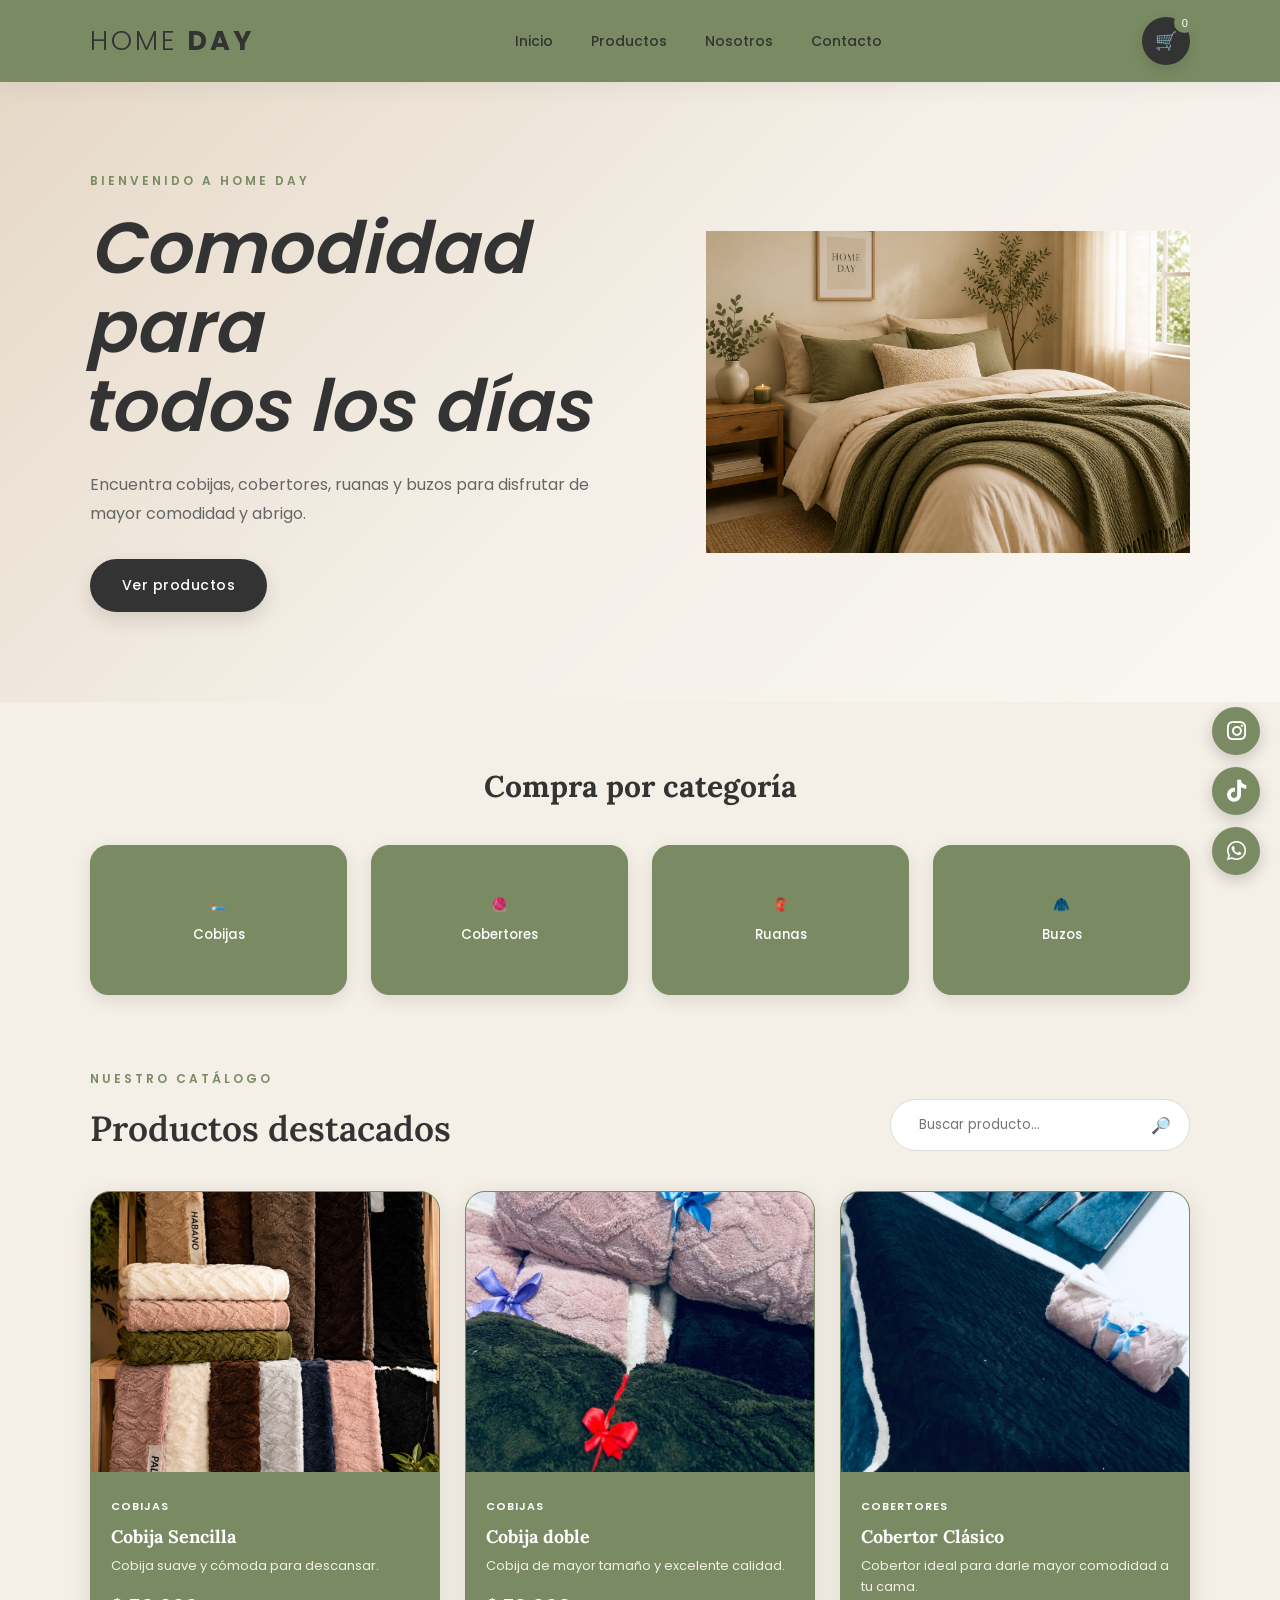
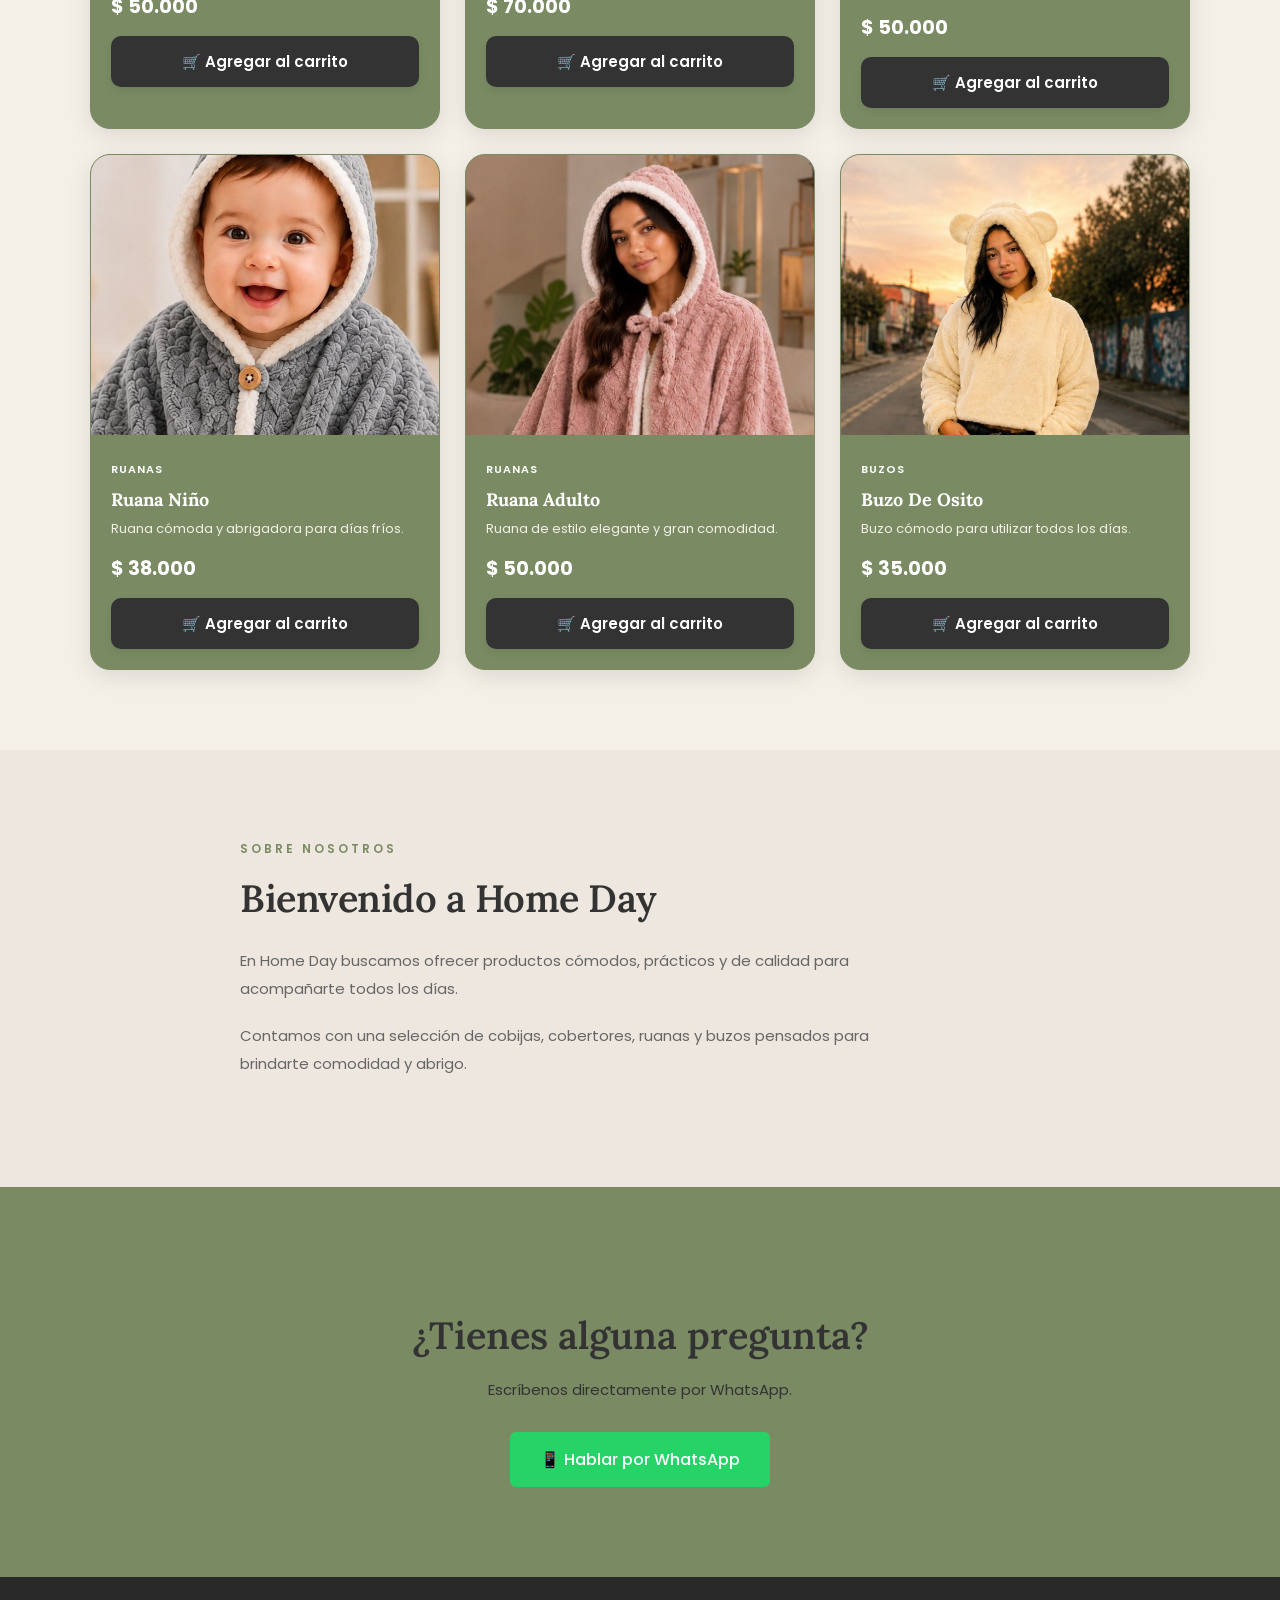
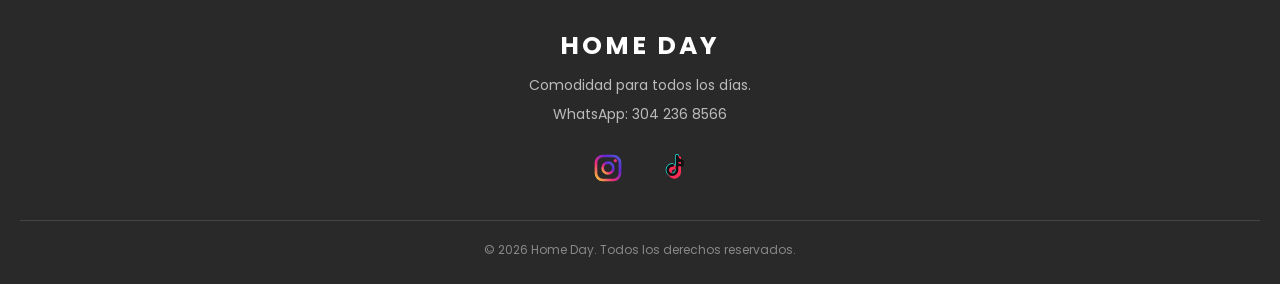
<file: index.html>
<!DOCTYPE html>
<html lang="es">
<head>
    <meta charset="UTF-8">
    <meta name="viewport" content="width=device-width, initial-scale=1.0">

    <title>Home Day | Tienda Online</title>

    <link rel="stylesheet" href="estilos.css">
    <link rel="stylesheet" href="https://cdnjs.cloudflare.com/ajax/libs/font-awesome/6.5.2/css/all.min.css">

    <link rel="preconnect" href="https://fonts.googleapis.com">
    <link rel="preconnect" href="https://fonts.gstatic.com" crossorigin>
    <link href="https://fonts.googleapis.com/css2?family=Poppins:wght@300;400;500;600;700&display=swap" rel="stylesheet">
</head>

<body>

    <!-- =========================
         ENCABEZADO
    ========================== -->

    <header class="header">

        <div class="logo">
            <span>HOME</span> DAY
        </div>

        <nav class="menu">
            <a href="#inicio">Inicio</a>
            <a href="#productos">Productos</a>
            <a href="#nosotros">Nosotros</a>
            <a href="#contacto">Contacto</a>
        </nav>

        <button class="boton-carrito" onclick="abrirCarrito()">
            🛒
            <span id="contador-carrito">0</span>
        </button>

    </header>


    <!-- =========================
         INICIO
    ========================== -->

<section id="inicio" class="hero">

    <div class="hero-contenido">

        <p class="pequeno-titulo">
            BIENVENIDO A HOME DAY
        </p>

        <h1>
            Comodidad para<br>
            todos los días
        </h1>

        <p>
            Encuentra cobijas, cobertores, ruanas y buzos
            para disfrutar de mayor comodidad y abrigo.
        </p>

        <a href="#productos" class="boton-principal">
            Ver productos
        </a>

    </div>

    <div class="hero-imagen">
        <img src="cama.png">
    </div>

</section>


    <!-- =========================
         CATEGORÍAS
    ========================== -->

    <section class="categorias">

        <h2>Compra por categoría</h2>

        <div class="categorias-contenedor">

            <button onclick="filtrarCategoria('Cobijas')">
                🛏️
                <span>Cobijas</span>
            </button>

            <button onclick="filtrarCategoria('Cobertores')">
                🧶
                <span>Cobertores</span>
            </button>

            <button onclick="filtrarCategoria('Ruanas')">
                🧣
                <span>Ruanas</span>
            </button>

            <button onclick="filtrarCategoria('Buzos')">
                🧥
                <span>Buzos</span>
            </button>

        </div>

    </section>


    <!-- =========================
         PRODUCTOS
    ========================== -->

    <section id="productos" class="productos">

        <div class="titulo-productos">

            <div>
                <p class="pequeno-titulo">
                    NUESTRO CATÁLOGO
                </p>

                <h2>
                    Productos destacados
                </h2>
            </div>

            <!-- BUSCADOR -->

            <div class="buscador">

                <input
                    type="text"
                    id="buscador"
                    placeholder="Buscar producto..."
                    onkeyup="buscarProducto()"
                >

                🔎

            </div>

        </div>


        <!-- Aquí aparecerán los productos -->

        <div id="lista-productos" class="lista-productos"></div>

    </section>


    <!-- =========================
         NOSOTROS
    ========================== -->

    <section id="nosotros" class="nosotros">

        <div class="nosotros-contenido">

            <p class="pequeno-titulo">
                SOBRE NOSOTROS
            </p>

            <h2>
                Bienvenido a Home Day
            </h2>

            <p>
                En Home Day buscamos ofrecer productos cómodos,
                prácticos y de calidad para acompañarte todos los días.
            </p>

            <p>
                Contamos con una selección de cobijas, cobertores,
                ruanas y buzos pensados para brindarte comodidad
                y abrigo.
            </p>

        </div>

    </section>


    <!-- =========================
         CONTACTO
    ========================== -->

    <section id="contacto" class="contacto">

        <p class="pequeno-titulo">
            CONTÁCTANOS
        </p>

        <h2>
            ¿Tienes alguna pregunta?
        </h2>

        <p>
            Escríbenos directamente por WhatsApp.
        </p>

        <a
            href="https://wa.me/573042368566"
            target="_blank"
            class="boton-whatsapp"
        >
            📱 Hablar por WhatsApp
        </a>

    </section>


    <!-- =========================
         CARRITO
    ========================== -->

    <div id="fondo-carrito" class="fondo-carrito">

        <div class="carrito">

            <div class="carrito-header">

                <h2>
                    🛒 Mi carrito
                </h2>

                <button onclick="cerrarCarrito()">
                    ✕
                </button>

            </div>


            <div id="productos-carrito" class="productos-carrito">

                <p class="carrito-vacio">
                    Tu carrito está vacío.
                </p>

            </div>


            <div class="carrito-total">

                <span>
                    Total:
                </span>

                <strong id="total-carrito">
                    $0
                </strong>

            </div>


            <!-- DATOS DEL CLIENTE -->

            <div class="datos-cliente">

                <h3>
                    Datos para el pedido
                </h3>

                <input
                    type="text"
                    id="nombre-cliente"
                    placeholder="Nombre completo"
                >

                <input
                    type="text"
                    id="direccion-cliente"
                    placeholder="Dirección de entrega"
                >

                <input
                    type="text"
                    id="ciudad-cliente"
                    placeholder="Ciudad"
                >

            </div>


            <!-- BOTÓN WHATSAPP -->

           <button
    type="button"
    class="boton-pedido"
    onclick="enviarPedidoWhatsApp()"
>
                📲 Realizar pedido por WhatsApp
            </button>

        </div>

    </div>


<!-- =========================
     PIE DE PÁGINA
========================= -->

<footer>

    <div class="footer-logo">
        HOME DAY
    </div>

    <p>
        Comodidad para todos los días.
    </p>

    <p>
        WhatsApp: 304 236 8566
    </p>

    <!-- REDES SOCIALES -->

    <div class="redes-sociales">

        <!-- INSTAGRAM -->

        <a
            href="https://www.instagram.com/home_day17"
            target="_blank"
            rel="noopener noreferrer"
            aria-label="Instagram"
            title="Síguenos en Instagram"
        >

            <svg viewBox="0 0 24 24" aria-hidden="true">

                <defs>
                    <linearGradient
                        id="instagram-gradient"
                        x1="0"
                        y1="1"
                        x2="1"
                        y2="0"
                    >
                        <stop offset="0%" stop-color="#f9ce34"/>
                        <stop offset="35%" stop-color="#ee2a7b"/>
                        <stop offset="70%" stop-color="#6228d7"/>
                        <stop offset="100%" stop-color="#4f5bd5"/>
                    </linearGradient>
                </defs>

                <rect
                    x="3"
                    y="3"
                    width="18"
                    height="18"
                    rx="5"
                    ry="5"
                    fill="none"
                    stroke="url(#instagram-gradient)"
                    stroke-width="2"
                />

                <circle
                    cx="12"
                    cy="12"
                    r="4"
                    fill="none"
                    stroke="url(#instagram-gradient)"
                    stroke-width="2"
                />

                <circle
                    cx="17.5"
                    cy="6.5"
                    r="1.2"
                    fill="#ee2a7b"
                />

            </svg>

        </a>


        <!-- TIKTOK -->

        <a
            href="https://www.tiktok.com/@home.day17"
            target="_blank"
            rel="noopener noreferrer"
            aria-label="TikTok"
            title="Síguenos en TikTok"
        >

            <svg viewBox="0 0 24 24" aria-hidden="true">

                <!-- Sombra turquesa -->

                <path
                    d="M15 3v10.5a3.5 3.5 0 1 1-3-3.46"
                    fill="none"
                    stroke="#25F4EE"
                    stroke-width="3"
                    stroke-linecap="round"
                    stroke-linejoin="round"
                />

                <!-- Sombra rosa -->

                <path
                    d="M16.5 4.5v10.5a3.5 3.5 0 1 1-3-3.46"
                    fill="none"
                    stroke="#FE2C55"
                    stroke-width="3"
                    stroke-linecap="round"
                    stroke-linejoin="round"
                />

                <!-- Símbolo principal -->

                <path
                    d="M15 3v10.5a3.5 3.5 0 1 1-3-3.46M15 3c.3 2.2 1.6 3.6 4 3.8v3.1c-1.5.1-2.8-.3-4-1"
                    fill="none"
                    stroke="#111111"
                    stroke-width="2"
                    stroke-linecap="round"
                    stroke-linejoin="round"
                />

            </svg>

        </a>

    </div>


    <div class="copyright">
        © 2026 Home Day. Todos los derechos reservados.
    </div>

</footer>


    <!-- JAVASCRIPT -->

    <script src="script.js"></script>

<!-- BOTÓN FLOTANTE DE REDES SOCIALES -->
<div class="redes-flotantes">
  <a href="#" class="red-social instagram" aria-label="Instagram">
    <i class="fa-brands fa-instagram"></i>
  </a>

  <a href="#" class="red-social tiktok" aria-label="TikTok">
    <i class="fa-brands fa-tiktok"></i>
  </a>

  <a href="#" class="red-social whatsapp" aria-label="WhatsApp">
    <i class="fa-brands fa-whatsapp"></i>
  </a>
</div>
</file>
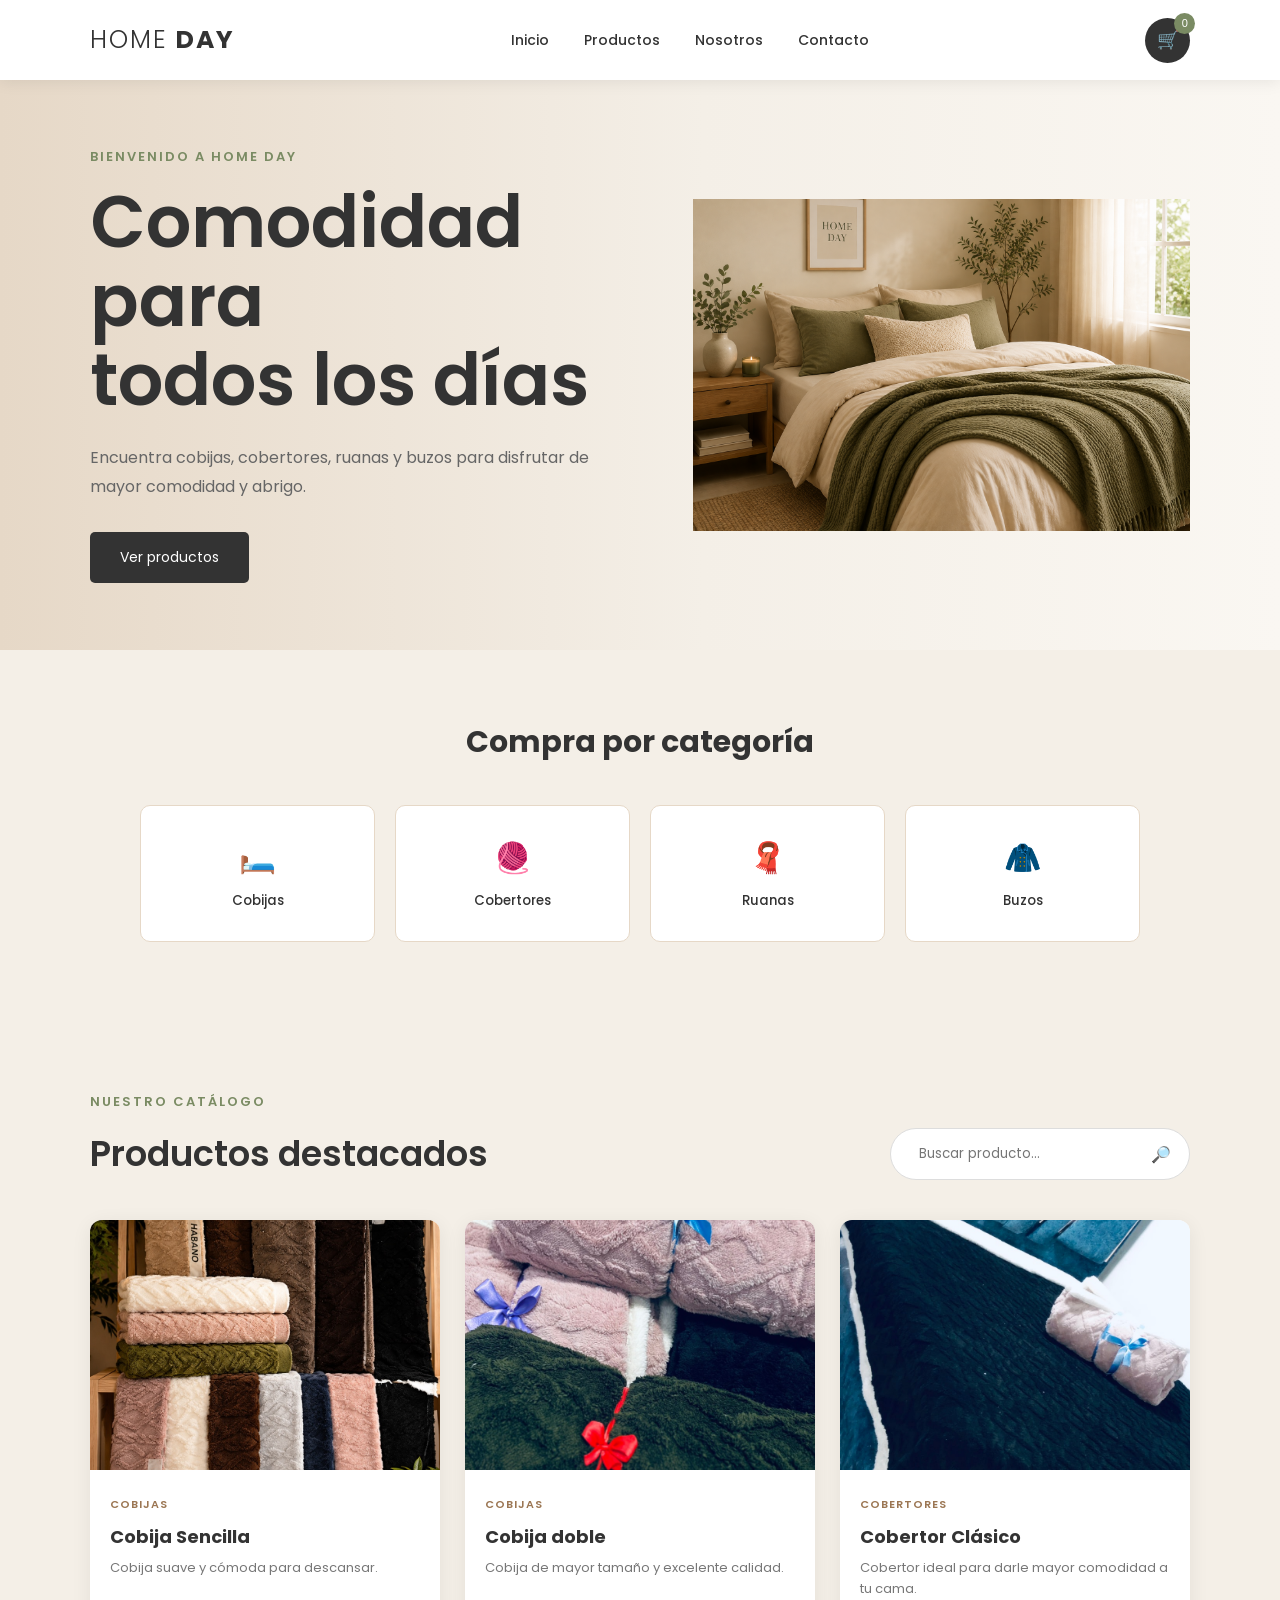
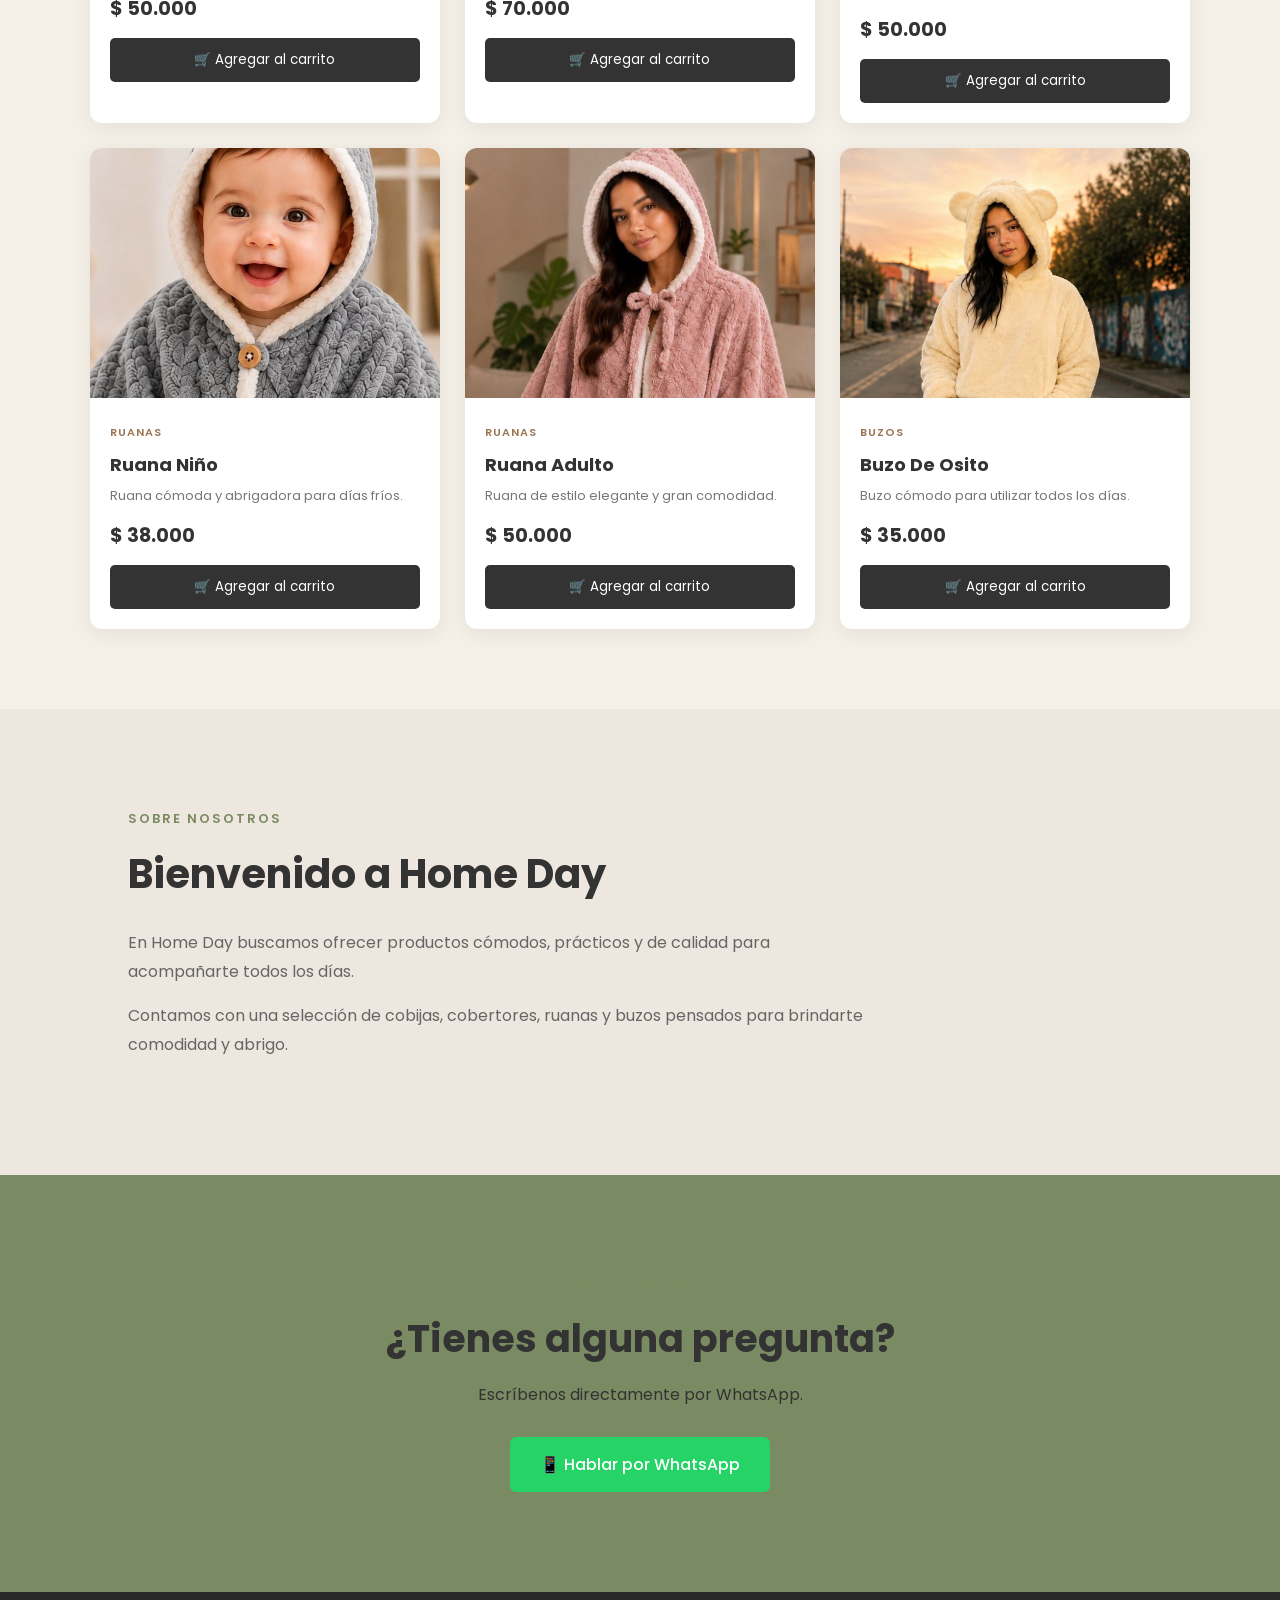
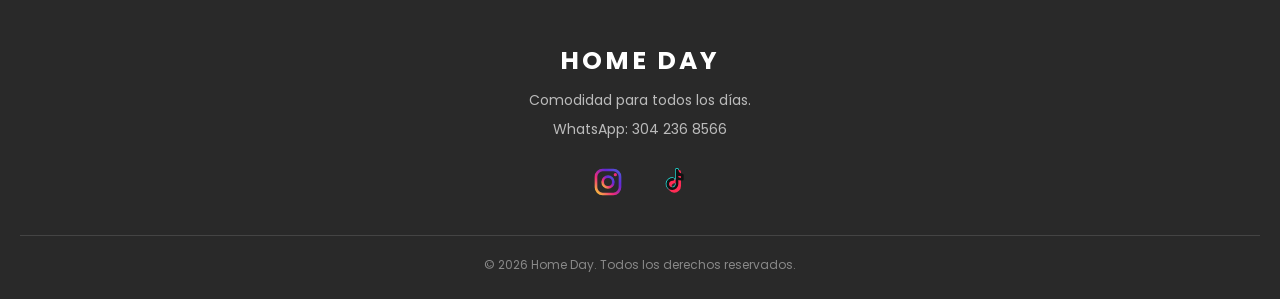
<file: html/HomeDay/index.html>
<!DOCTYPE html>
<html lang="es">
<head>
    <meta charset="UTF-8">
    <meta name="viewport" content="width=device-width, initial-scale=1.0">

    <title>Home Day | Tienda Online</title>

    <link rel="stylesheet" href="estilos.css">

    <link rel="preconnect" href="https://fonts.googleapis.com">
    <link rel="preconnect" href="https://fonts.gstatic.com" crossorigin>
    <link href="https://fonts.googleapis.com/css2?family=Poppins:wght@300;400;500;600;700&display=swap" rel="stylesheet">
</head>

<body>

    <!-- =========================
         ENCABEZADO
    ========================== -->

    <header class="header">

        <div class="logo">
            <span>HOME</span> DAY
        </div>

        <nav class="menu">
            <a href="#inicio">Inicio</a>
            <a href="#productos">Productos</a>
            <a href="#nosotros">Nosotros</a>
            <a href="#contacto">Contacto</a>
        </nav>

        <button class="boton-carrito" onclick="abrirCarrito()">
            🛒
            <span id="contador-carrito">0</span>
        </button>

    </header>


    <!-- =========================
         INICIO
    ========================== -->

<section id="inicio" class="hero">

    <div class="hero-contenido">

        <p class="pequeno-titulo">
            BIENVENIDO A HOME DAY
        </p>

        <h1>
            Comodidad para<br>
            todos los días
        </h1>

        <p>
            Encuentra cobijas, cobertores, ruanas y buzos
            para disfrutar de mayor comodidad y abrigo.
        </p>

        <a href="#productos" class="boton-principal">
            Ver productos
        </a>

    </div>

    <div class="hero-imagen">
        <img src="./imagenes/cama.png" alt="Cama acogedora Home Day">
    </div>

</section>


    <!-- =========================
         CATEGORÍAS
    ========================== -->

    <section class="categorias">

        <h2>Compra por categoría</h2>

        <div class="categorias-contenedor">

            <button onclick="filtrarCategoria('Cobijas')">
                🛏️
                <span>Cobijas</span>
            </button>

            <button onclick="filtrarCategoria('Cobertores')">
                🧶
                <span>Cobertores</span>
            </button>

            <button onclick="filtrarCategoria('Ruanas')">
                🧣
                <span>Ruanas</span>
            </button>

            <button onclick="filtrarCategoria('Buzos')">
                🧥
                <span>Buzos</span>
            </button>

        </div>

    </section>


    <!-- =========================
         PRODUCTOS
    ========================== -->

    <section id="productos" class="productos">

        <div class="titulo-productos">

            <div>
                <p class="pequeno-titulo">
                    NUESTRO CATÁLOGO
                </p>

                <h2>
                    Productos destacados
                </h2>
            </div>

            <!-- BUSCADOR -->

            <div class="buscador">

                <input
                    type="text"
                    id="buscador"
                    placeholder="Buscar producto..."
                    onkeyup="buscarProducto()"
                >

                🔎

            </div>

        </div>


        <!-- Aquí aparecerán los productos -->

        <div id="lista-productos" class="lista-productos"></div>

    </section>


    <!-- =========================
         NOSOTROS
    ========================== -->

    <section id="nosotros" class="nosotros">

        <div class="nosotros-contenido">

            <p class="pequeno-titulo">
                SOBRE NOSOTROS
            </p>

            <h2>
                Bienvenido a Home Day
            </h2>

            <p>
                En Home Day buscamos ofrecer productos cómodos,
                prácticos y de calidad para acompañarte todos los días.
            </p>

            <p>
                Contamos con una selección de cobijas, cobertores,
                ruanas y buzos pensados para brindarte comodidad
                y abrigo.
            </p>

        </div>

    </section>


    <!-- =========================
         CONTACTO
    ========================== -->

    <section id="contacto" class="contacto">

        <p class="pequeno-titulo">
            CONTÁCTANOS
        </p>

        <h2>
            ¿Tienes alguna pregunta?
        </h2>

        <p>
            Escríbenos directamente por WhatsApp.
        </p>

        <a
            href="https://wa.me/573042368566"
            target="_blank"
            class="boton-whatsapp"
        >
            📱 Hablar por WhatsApp
        </a>

    </section>


    <!-- =========================
         CARRITO
    ========================== -->

    <div id="fondo-carrito" class="fondo-carrito">

        <div class="carrito">

            <div class="carrito-header">

                <h2>
                    🛒 Mi carrito
                </h2>

                <button onclick="cerrarCarrito()">
                    ✕
                </button>

            </div>


            <div id="productos-carrito" class="productos-carrito">

                <p class="carrito-vacio">
                    Tu carrito está vacío.
                </p>

            </div>


            <div class="carrito-total">

                <span>
                    Total:
                </span>

                <strong id="total-carrito">
                    $0
                </strong>

            </div>


            <!-- DATOS DEL CLIENTE -->

            <div class="datos-cliente">

                <h3>
                    Datos para el pedido
                </h3>

                <input
                    type="text"
                    id="nombre-cliente"
                    placeholder="Nombre completo"
                >

                <input
                    type="text"
                    id="direccion-cliente"
                    placeholder="Dirección de entrega"
                >

                <input
                    type="text"
                    id="ciudad-cliente"
                    placeholder="Ciudad"
                >

            </div>


            <!-- BOTÓN WHATSAPP -->

            <button
                class="boton-pedido"
                onclick="enviarPedidoWhatsApp()"
            >
                📲 Realizar pedido por WhatsApp
            </button>

        </div>

    </div>


<!-- =========================
     PIE DE PÁGINA
========================= -->

<footer>

    <div class="footer-logo">
        HOME DAY
    </div>

    <p>
        Comodidad para todos los días.
    </p>

    <p>
        WhatsApp: 304 236 8566
    </p>

    <!-- REDES SOCIALES -->

    <div class="redes-sociales">

        <!-- INSTAGRAM -->

        <a
            href="https://www.instagram.com/home_day17"
            target="_blank"
            rel="noopener noreferrer"
            aria-label="Instagram"
            title="Síguenos en Instagram"
        >

            <svg viewBox="0 0 24 24" aria-hidden="true">

                <defs>
                    <linearGradient
                        id="instagram-gradient"
                        x1="0"
                        y1="1"
                        x2="1"
                        y2="0"
                    >
                        <stop offset="0%" stop-color="#f9ce34"/>
                        <stop offset="35%" stop-color="#ee2a7b"/>
                        <stop offset="70%" stop-color="#6228d7"/>
                        <stop offset="100%" stop-color="#4f5bd5"/>
                    </linearGradient>
                </defs>

                <rect
                    x="3"
                    y="3"
                    width="18"
                    height="18"
                    rx="5"
                    ry="5"
                    fill="none"
                    stroke="url(#instagram-gradient)"
                    stroke-width="2"
                />

                <circle
                    cx="12"
                    cy="12"
                    r="4"
                    fill="none"
                    stroke="url(#instagram-gradient)"
                    stroke-width="2"
                />

                <circle
                    cx="17.5"
                    cy="6.5"
                    r="1.2"
                    fill="#ee2a7b"
                />

            </svg>

        </a>


        <!-- TIKTOK -->

        <a
            href="https://www.tiktok.com/@home.day17"
            target="_blank"
            rel="noopener noreferrer"
            aria-label="TikTok"
            title="Síguenos en TikTok"
        >

            <svg viewBox="0 0 24 24" aria-hidden="true">

                <!-- Sombra turquesa -->

                <path
                    d="M15 3v10.5a3.5 3.5 0 1 1-3-3.46"
                    fill="none"
                    stroke="#25F4EE"
                    stroke-width="3"
                    stroke-linecap="round"
                    stroke-linejoin="round"
                />

                <!-- Sombra rosa -->

                <path
                    d="M16.5 4.5v10.5a3.5 3.5 0 1 1-3-3.46"
                    fill="none"
                    stroke="#FE2C55"
                    stroke-width="3"
                    stroke-linecap="round"
                    stroke-linejoin="round"
                />

                <!-- Símbolo principal -->

                <path
                    d="M15 3v10.5a3.5 3.5 0 1 1-3-3.46M15 3c.3 2.2 1.6 3.6 4 3.8v3.1c-1.5.1-2.8-.3-4-1"
                    fill="none"
                    stroke="#111111"
                    stroke-width="2"
                    stroke-linecap="round"
                    stroke-linejoin="round"
                />

            </svg>

        </a>

    </div>


    <div class="copyright">
        © 2026 Home Day. Todos los derechos reservados.
    </div>

</footer>


    <!-- JAVASCRIPT -->

    <script src="script.js"></script>

</body>
</html>
</file>
<file: estilos.css>
@import url('https://fonts.googleapis.com/css2?family=Lora:ital,wght@0,400;0,500;1,400;1,500&display=swap');
/* =========================================
HOME DAY - ESTILOS
========================================= */

* {
  margin: 0;
  padding: 0;
  box-sizing: border-box;
}

html {
  scroll-behavior: smooth;
}

body {
  margin: 0;
  font-family: 'Poppins', sans-serif;
  background: #F4EFE7;
  color: #333333;
}

h1, h2, h3 {
  font-family: 'Lora', serif;
}

/* =========================================
HEADER
========================================= */

.header {
  width: 100%;
  height: 82px;
  background: #7A8B63;
  display: flex;
  align-items: center;
  justify-content: space-between;
  padding: 0 7%;
  position: sticky;
  top: 0;
  z-index: 1000;
  box-shadow: 0 4px 25px rgba(0, 0, 0, 0.06);
  backdrop-filter: blur(10px);
  transition: all 0.3s ease;
}

.logo {
  font-size: 27px;
  font-weight: 700;
  letter-spacing: 3px;
  color: #333333;
  transition: 0.3s ease;
}

.logo:hover {
  transform: translateY(-1px);
}

.logo span {
  font-weight: 300;
}

.menu {
  display: flex;
  align-items: center;
  gap: 38px;
}

.menu a {
  position: relative;
  text-decoration: none;
  color: #333333;
  font-size: 14px;
  font-weight: 500;
  transition: color 0.3s ease;
  padding: 8px 0;
}

.menu a:hover {
  color: #7A8B63;
}

.menu a::after {
  content: "";
  position: absolute;
  left: 0;
  bottom: 0;
  width: 0;
  height: 2px;
  background: #7A8B63;
  transition: width 0.3s ease;
}

.menu a:hover::after {
  width: 100%;
}

.boton-carrito {
  border: none;
  background: #333333;
  color: white;
  width: 48px;
  height: 48px;
  border-radius: 50%;
  cursor: pointer;
  font-size: 18px;
  position: relative;
  transition: all 0.3s ease;
  box-shadow: 0 5px 15px rgba(0, 0, 0, 0.12);
}

.boton-carrito:hover {
  transform: translateY(-2px) scale(1.05);
  background: #7A8B63;
  box-shadow: 0 8px 20px rgba(122, 139, 99, 0.25);
}

#contador-carrito {
  position: absolute;
  top: -5px;
  right: -5px;
  background: #7A8B63;
  color: white;
  width: 21px;
  height: 21px;
  border-radius: 50%;
  font-size: 11px;
  display: flex;
  align-items: center;
  justify-content: center;
}

/* =========================================
HERO
========================================= */

.hero {
  min-height: 620px;
  background: linear-gradient(
    135deg,
    #E6D8C7 0%,
    #F4EFE7 50%,
    #FAF7F2 100%
  );
  display: flex;
  align-items: center;
  justify-content: space-between;
  gap: 60px;
  padding: 70px 7%;
  position: relative;
  overflow: hidden;
}

.hero-contenido {
  max-width: 600px;
  position: relative;
  z-index: 2;
}

.hero-imagen {
  width: 50%;
  height: 470px;
  display: flex;
  align-items: center;
  justify-content: center;
  overflow: hidden;
  border-radius: 30px;
  position: relative;
  transition: transform 0.4s ease;
}

.hero-imagen:hover {
  transform: scale(1.02);
}

.hero-imagen img {
  width: 100%;
  height: 100%;
  object-fit: contain;
  display: block;
  transition: transform 0.5s ease;
}

.hero-imagen:hover img {
  transform: scale(1.04);
}

.pequeno-titulo {
  color: #7A8B63;
  font-size: 12px;
  font-weight: 600;
  letter-spacing: 3px;
  margin-bottom: 18px;
  text-transform: uppercase;
}

.hero h1 {
  font-family: 'Poppins', sans-serif;
  font-style: italic;
  font-size: clamp(42px, 6vw, 72px);
  line-height: 1.1;
  font-weight: 600;
  color: #333333;
  margin-bottom: 25px;
  transform: skewX(-3deg);
  transform-origin: left;
}

.hero p:not(.pequeno-titulo) {
  max-width: 520px;
  line-height: 1.8;
  color: #666666;
  margin-bottom: 30px;
}

.boton-principal {
  display: inline-block;
  background: #333333;
  color: white;
  padding: 16px 32px;
  border-radius: 30px;
  text-decoration: none;
  font-size: 14px;
  font-weight: 500;
  letter-spacing: 0.5px;
  transition: all 0.3s ease;
  box-shadow: 0 8px 20px rgba(0, 0, 0, 0.12);
}

.boton-principal:hover {
  background: #7A8B63;
  transform: translateY(-3px);
  box-shadow: 0 12px 25px rgba(122, 139, 99, 0.25);
}

/* =========================================
CATEGORÍAS
========================================= */

.categorias {
  padding: 65px 7% 35px;
  background: #F4EFE7;
  text-align: center;
}

.categorias h2 {
  font-size: 30px;
  margin-bottom: 40px;
  color: #333333;
}

.categorias-contenedor {
  width: 100%;
  max-width: 1100px;
  margin: 0 auto;
  display: grid;
  grid-template-columns: repeat(4, minmax(0, 1fr));
  gap: 24px;
}

.categorias-contenedor button {
  width: 100%;
  border: 1px solid #7A8B63;
  background: #7A8B63;
  padding: 35px 20px;
  min-height: 150px;
  border-radius: 18px;
  cursor: pointer;
  font-family: inherit;
  color: #FFFFFF;
  transition: all 0.35s ease;
  box-shadow: 0 5px 18px rgba(0, 0, 0, 0.10);
  position: relative;
  overflow: hidden;
}

.categorias-contenedor button::before {
  content: "";
  position: absolute;
  left: 0;
  bottom: 0;
  width: 100%;
  height: 4px;
  background: #7A8B63;
  transform: scaleX(0);
  transform-origin: center;
  transition: transform 0.35s ease;
}

.categorias-contenedor button:hover {
  background: #FFFFFF;
  color: #333333;
  transform: translateY(-8px);
  box-shadow: 0 15px 30px rgba(0, 0, 0, 0.10);
}

.categorias-contenedor button:hover::before {
  transform: scaleX(1);
}

.categorias-contenedor span {
  display: block;
  margin-top: 10px;
  font-weight: 500;
}

/* =========================================
PRODUCTOS
========================================= */

.productos {
  padding: 40px 7% 80px;
}

.titulo-productos {
display: flex;
justify-content: space-between;
align-items: end;
margin-bottom: 40px;
}

.titulo-productos h2 {
font-size: 35px;
font-weight: 600;
}

.buscador {
background: white;
border: 1px solid #ddd;
border-radius: 30px;
padding: 5px 18px;
display: flex;
align-items: center;
width: 300px;
}

.buscador input {
border: none;
outline: none;
width: 100%;
padding: 10px;
font-family: inherit;
background: transparent;
}

/* =========================================
LISTA DE PRODUCTOS
========================================= */

.lista-productos {
display: grid;
grid-template-columns: repeat(3, 1fr);
gap: 25px;
}

.producto {
  background: #7A8B63;
  border-radius: 20px;
  overflow: hidden;
  box-shadow: 0 6px 25px rgba(0, 0, 0, 0.10);
  transition: all 0.35s ease;
  border: 1px solid #7A8B63;
}

.producto:hover {
  transform: translateY(-10px);
  box-shadow: 0 18px 35px rgba(0, 0, 0, 0.12);
}

.producto-imagen {
    height: 280px;
    background: #eee7df;
    display: flex;
    align-items: center;
    justify-content: center;
    font-size: 70px;
    overflow: hidden;
}

.producto-imagen img {
    width: 100%;
    height: 100%;
    object-fit: cover;
    display: block;
    transition: transform 0.5s ease;
}

.producto:hover .producto-imagen img {
    transform: scale(1.05);
}

.producto-info {
padding: 20px;
}

.producto-categoria {
  font-size: 11px;
  color: #FFFFFF;
  font-weight: 600;
  text-transform: uppercase;
  letter-spacing: 1px;
}

.producto h3 {
  font-size: 18px;
  margin: 8px 0;
  color: #FFFFFF;
}

.producto-descripcion {
  color: #F4EFE7;
  font-size: 13px;
  line-height: 1.6;
  margin-bottom: 15px;
}

.producto-precio {
  font-size: 19px;
  font-weight: 700;
  margin-bottom: 15px;
  color: #FFFFFF;
}

.boton-agregar {
  width: 100%;
  border: none;
  background: #333333;
  color: #FFFFFF;
  padding: 14px 18px;
  border-radius: 10px;
  cursor: pointer;
  font-family: inherit;
  font-size: 15px;
  font-weight: 600;
  transition: all 0.3s ease;
  box-shadow: 0 4px 10px rgba(0, 0, 0, 0.08);
}

.boton-agregar:hover {
  background: #7A8B63;
  transform: translateY(-2px);
  box-shadow: 0 8px 18px rgba(0, 0, 0, 0.12);
}

.boton-agregar:active {
  transform: translateY(0);
}

/* =========================================
NOSOTROS
========================================= */

.nosotros {
  padding: 90px 7%;
  background: #eee7df;
}

.nosotros-contenido {
  max-width: 800px;
  margin: 0 auto;
}

.nosotros h2 {
  font-size: 38px;
  font-weight: 600;
  color: #333333;
  margin-bottom: 25px;
  letter-spacing: -0.5px;
  line-height: 1.2;
}

.nosotros p:not(.pequeno-titulo) {
  color: #666666;
  font-size: 15px;
  line-height: 1.9;
  margin-bottom: 18px;
  max-width: 700px;
}

/* =========================================
CONTACTO
========================================= */

.contacto {
  padding: 90px 7%;
  text-align: center;
  background: #7A8B63;
}

.contacto h2 {
  font-size: 38px;
  font-weight: 600;
  margin-bottom: 18px;
  color: #333333;
  line-height: 1.2;
}

.contacto p:not(.pequeno-titulo) {
  color: #333333;
  font-size: 15px;
  line-height: 1.7;
  margin-bottom: 30px;
}

.boton-whatsapp {
display: inline-block;
background: #25d366;
color: white;
padding: 15px 30px;
text-decoration: none;
border-radius: 6px;
font-weight: 500;
transition: 0.3s;
}

.boton-whatsapp:hover {
transform: translateY(-3px);
}

/* =========================================
CARRITO
========================================= */

.fondo-carrito {
    position: fixed;
    inset: 0;
    background: rgba(0, 0, 0, 0.55);
    z-index: 2000;
    display: none;
    justify-content: flex-end;
}

.fondo-carrito.activo {
    display: flex;
}

.carrito {
    width: 450px;
    max-width: 100%;
    height: 100%;
    background: white;
    padding: 25px;
    overflow-y: auto;
    animation: aparecerCarrito 0.3s ease;
}

.carrito-header {
display: flex;
align-items: center;
justify-content: space-between;
border-bottom: 1px solid #eee;
padding-bottom: 20px;
}

.carrito-header h2 {
font-size: 22px;
}

.carrito-header button {
border: none;
background: transparent;
font-size: 22px;
cursor: pointer;
}

/* =========================================
PRODUCTOS DEL CARRITO
========================================= */

.producto-carrito {
display: flex;
justify-content: space-between;
align-items: center;
gap: 10px;
padding: 18px 0;
border-bottom: 1px solid #eee;
}

.producto-carrito-info {
flex: 1;
}

.producto-carrito-info h4 {
font-size: 14px;
margin-bottom: 5px;
}

.producto-carrito-info p {
color: #777;
font-size: 13px;
}

.controles-cantidad {
display: flex;
align-items: center;
gap: 8px;
}

.controles-cantidad button {
width: 27px;
height: 27px;
border: 1px solid #ddd;
background: #fafafa;
cursor: pointer;
border-radius: 4px;
}

.eliminar-producto {
border: none !important;
background: transparent !important;
color: #b85c5c;
font-size: 18px;
}

.carrito-vacio {
text-align: center;
padding: 50px 0;
color: #888;
}

/* =========================================
TOTAL
========================================= */

.carrito-total {
display: flex;
justify-content: space-between;
padding: 25px 0;
font-size: 20px;
border-bottom: 1px solid #eee;
}

/* =========================================
DATOS CLIENTE
========================================= */

.datos-cliente {
padding-top: 25px;
}

.datos-cliente h3 {
font-size: 17px;
margin-bottom: 15px;
}

.datos-cliente input {
width: 100%;
padding: 13px;
border: 1px solid #ddd;
border-radius: 5px;
margin-bottom: 12px;
outline: none;
font-family: inherit;
}

.datos-cliente input:focus {
border-color: #9b7653;
}

/* =========================================
BOTÓN PEDIDO
========================================= */

.boton-pedido {
width: 100%;
margin-top: 15px;
padding: 15px;
border: none;
background: #25d366;
color: white;
border-radius: 5px;
font-family: inherit;
font-weight: 600;
cursor: pointer;
transition: 0.3s;
}

.boton-pedido:hover {
background: #1ebc59;
}

/* =========================================
FOOTER
========================================= */

footer {
background: #292929;
color: white;
text-align: center;
padding: 50px 20px 25px;
}

.footer-logo {
font-size: 25px;
font-weight: 700;
letter-spacing: 3px;
margin-bottom: 10px;
}

footer p {
color: #bbb;
margin-bottom: 8px;
font-size: 14px;
}

.copyright {
border-top: 1px solid #444;
margin-top: 30px;
padding-top: 20px;
color: #888;
font-size: 12px;
}

/* =========================================
MENSAJE SIN PRODUCTOS
========================================= */

.sin-productos {
grid-column: 1 / -1;
text-align: center;
padding: 50px;
color: #777;
}

/* =========================================
RESPONSIVE
========================================= */

@media (max-width: 1000px) {


.lista-productos {
    grid-template-columns: repeat(2, 1fr);
}

.categorias-contenedor {
    grid-template-columns: repeat(2, 1fr);
}


}

@media (max-width: 700px) {


.header {
    padding: 0 5%;
}

.menu {
    display: none;
}

.hero {
    padding: 60px 7%;
    min-height: 500px;
}

.hero h1 {
    font-size: 45px;
}

.titulo-productos {
    flex-direction: column;
    align-items: stretch;
    gap: 25px;
}

.buscador {
    width: 100%;
}

.lista-productos {
    grid-template-columns: 1fr;
}

.categorias-contenedor {
    grid-template-columns: 1fr 1fr;
}

.productos {
    padding: 60px 5%;
}

.nosotros {
    padding: 70px 7%;
}

.nosotros h2 {
    font-size: 32px;
}

.contacto h2 {
    font-size: 30px;
}


}

@media (max-width: 450px) {


.categorias-contenedor {
    grid-template-columns: 1fr;
}

.carrito {
    padding: 20px;
}


}

/* =========================================
   REDES SOCIALES
========================================= */

.redes-sociales {
    display: flex;
    justify-content: center;
    align-items: center;
    gap: 20px;
    margin: 20px 0;
}

.redes-sociales a {
    display: flex;
    align-items: center;
    justify-content: center;
    width: 45px;
    height: 45px;
    text-decoration: none;
    transition: 0.3s;
}

.redes-sociales a:hover {
    transform: scale(1.1);
}

.redes-sociales svg {
    width: 32px;
    height: 32px;
}

/* REDES SOCIALES FLOTANTES */
.redes-flotantes {
  position: fixed;
  right: 20px;
  bottom: 25px;
  display: flex;
  flex-direction: column;
  gap: 12px;
  z-index: 2000;
}

.red-social {
  width: 48px;
  height: 48px;
  border-radius: 50%;
  background: #7A8B63;
  color: #FFFFFF;
  display: flex;
  align-items: center;
  justify-content: center;
  text-decoration: none;
  font-size: 22px;
  font-weight: 600;
  box-shadow: 0 5px 15px rgba(0, 0, 0, 0.18);
  transition: all 0.3s ease;
}

.red-social:hover {
  background: #6B7B56;
  transform: translateY(-4px) scale(1.05);
  box-shadow: 0 8px 20px rgba(0, 0, 0, 0.22);
}
</file>
<file: html/HomeDay/estilos.css>
/* =========================================
HOME DAY - ESTILOS
========================================= */

* {
  margin: 0;
  padding: 0;
  box-sizing: border-box;
}

html {
  scroll-behavior: smooth;
}

body {
  font-family: 'Poppins', sans-serif;
  background: #F4EFE7;
  color: #333333;
}

/* =========================================
HEADER
========================================= */

.header {
  width: 100%;
  height: 80px;
  background: #FFFFFF;
  display: flex;
  align-items: center;
  justify-content: space-between;
  padding: 0 7%;
  position: sticky;
  top: 0;
  z-index: 1000;
  box-shadow: 0 2px 15px rgba(0, 0, 0, 0.08);
}

.logo {
  font-size: 25px;
  font-weight: 700;
  letter-spacing: 2px;
  color: #333333;
}

.logo span {
  font-weight: 300;
}

.menu {
  display: flex;
  gap: 35px;
}

.menu a {
  text-decoration: none;
  color: #333333;
  font-size: 14px;
  font-weight: 500;
  transition: 0.3s;
}

.menu a:hover {
  color: #7A8B63;
}

.boton-carrito {
  border: none;
  background: #333333;
  color: white;
  width: 45px;
  height: 45px;
  border-radius: 50%;
  cursor: pointer;
  font-size: 18px;
  position: relative;
  transition: 0.3s;
}

.boton-carrito:hover {
  transform: scale(1.08);
  background: #7A8B63;
}

#contador-carrito {
  position: absolute;
  top: -5px;
  right: -5px;
  background: #7A8B63;
  color: white;
  width: 21px;
  height: 21px;
  border-radius: 50%;
  font-size: 11px;
  display: flex;
  align-items: center;
  justify-content: center;
}

/* =========================================
HERO
========================================= */

.hero {

  min-height: 570px;

  background: linear-gradient(
    90deg,
    #E6D8C7 0%,
    #F4EFE7 55%,
    #FAF7F2 100%
  );

  display: flex;

  align-items: center;

  justify-content: space-between;

  gap: 40px;

  padding: 50px 7%;

}

.hero-contenido {
  max-width: 620px;
}

.hero-imagen {

  width: 50%;

  height: 450px;

  display: flex;

  align-items: center;

  justify-content: center;

  overflow: hidden;

  border-radius: 15px;

}

.hero-imagen img {

  width: 100%;

  height: 100%;

  object-fit: contain;

  display: block;

}

.pequeno-titulo {
  color: #7A8B63;
  font-size: 13px;
  font-weight: 600;
  letter-spacing: 2px;
  margin-bottom: 15px;
}

.hero h1 {
  font-size: clamp(42px, 6vw, 72px);
  line-height: 1.1;
  font-weight: 600;
  color: #333333;
  margin-bottom: 25px;
}

.hero p:not(.pequeno-titulo) {
  max-width: 520px;
  line-height: 1.8;
  color: #666666;
  margin-bottom: 30px;
}

.boton-principal {
  display: inline-block;
  background: #333333;
  color: white;
  padding: 15px 30px;
  border-radius: 5px;
  text-decoration: none;
  font-size: 14px;
  transition: 0.3s;
}

.boton-principal:hover {
  background: #7A8B63;
  transform: translateY(-2px);
}

/* =========================================
CATEGORÍAS
========================================= */

.categorias {
  padding: 70px 7%;
  background: #F4EFE7;
  text-align: center;
}

.categorias h2 {
  font-size: 30px;
  margin-bottom: 40px;
  color: #333333;
}

.categorias-contenedor {
  max-width: 1000px;
  margin: auto;
  display: grid;
  grid-template-columns: repeat(4, 1fr);
  gap: 20px;
}

.categorias-contenedor button {
  border: 1px solid #E6D8C7;
  background: #FFFFFF;
  padding: 30px 15px;
  border-radius: 10px;
  cursor: pointer;
  font-family: inherit;
  color: #333333;
  transition: 0.3s;
}

.categorias-contenedor button:hover {
  background: #7A8B63;
  color: #FFFFFF;
  transform: translateY(-5px);
}

.categorias-contenedor button:first-line {
  font-size: 30px;
}

.categorias-contenedor span {
  display: block;
  margin-top: 10px;
  font-weight: 500;
}

/* =========================================
PRODUCTOS
========================================= */

.productos {
padding: 80px 7%;
}

.titulo-productos {
display: flex;
justify-content: space-between;
align-items: end;
margin-bottom: 40px;
}

.titulo-productos h2 {
font-size: 35px;
font-weight: 600;
}

.buscador {
background: white;
border: 1px solid #ddd;
border-radius: 30px;
padding: 5px 18px;
display: flex;
align-items: center;
width: 300px;
}

.buscador input {
border: none;
outline: none;
width: 100%;
padding: 10px;
font-family: inherit;
background: transparent;
}

/* =========================================
LISTA DE PRODUCTOS
========================================= */

.lista-productos {
display: grid;
grid-template-columns: repeat(3, 1fr);
gap: 25px;
}

.producto {
background: white;
border-radius: 12px;
overflow: hidden;
box-shadow: 0 4px 20px rgba(0, 0, 0, 0.07);
transition: 0.3s;
}

.producto:hover {
transform: translateY(-7px);
box-shadow: 0 10px 30px rgba(0, 0, 0, 0.12);
}

.producto-imagen {
    height: 250px;
    background: #eee7df;
    display: flex;
    align-items: center;
    justify-content: center;
    font-size: 70px;
    overflow: hidden;
}

.producto-imagen img {
    width: 100%;
    height: 100%;
    object-fit: cover;
    display: block;
}

.producto-info {
padding: 20px;
}

.producto-categoria {
font-size: 11px;
color: #9b7653;
font-weight: 600;
text-transform: uppercase;
letter-spacing: 1px;
}

.producto h3 {
font-size: 18px;
margin: 8px 0;
}

.producto-descripcion {
color: #777;
font-size: 13px;
line-height: 1.6;
margin-bottom: 15px;
}

.producto-precio {
font-size: 19px;
font-weight: 700;
margin-bottom: 15px;
}

.boton-agregar {
width: 100%;
border: none;
background: #333;
color: white;
padding: 12px;
border-radius: 5px;
cursor: pointer;
font-family: inherit;
transition: 0.3s;
}

.boton-agregar:hover {
background: #9b7653;
}

/* =========================================
NOSOTROS
========================================= */

.nosotros {
padding: 100px 10%;
background: #eee7df;
}

.nosotros-contenido {
max-width: 750px;
}

.nosotros h2 {
font-size: 40px;
margin-bottom: 25px;
}

.nosotros p:not(.pequeno-titulo) {
color: #666;
line-height: 1.8;
margin-bottom: 15px;
}

/* =========================================
CONTACTO
========================================= */

.contacto {
    padding: 100px 20px;
    text-align: center;
    background: #7A8B63;
}

.contacto h2 {
    font-size: 38px;
    margin-bottom: 15px;
    color: #333333;
}

.contacto p:not(.pequeno-titulo) {
    color: #333333;
    margin-bottom: 30px;
}

.boton-whatsapp {
display: inline-block;
background: #25d366;
color: white;
padding: 15px 30px;
text-decoration: none;
border-radius: 6px;
font-weight: 500;
transition: 0.3s;
}

.boton-whatsapp:hover {
transform: translateY(-3px);
}

/* =========================================
CARRITO
========================================= */

.fondo-carrito {
    position: fixed;
    inset: 0;
    background: rgba(0, 0, 0, 0.55);
    z-index: 2000;
    display: none;
    justify-content: flex-end;
}

.fondo-carrito.activo {
    display: flex;
}

.carrito {
    width: 450px;
    max-width: 100%;
    height: 100%;
    background: white;
    padding: 25px;
    overflow-y: auto;
    animation: aparecerCarrito 0.3s ease;
}

.carrito-header {
display: flex;
align-items: center;
justify-content: space-between;
border-bottom: 1px solid #eee;
padding-bottom: 20px;
}

.carrito-header h2 {
font-size: 22px;
}

.carrito-header button {
border: none;
background: transparent;
font-size: 22px;
cursor: pointer;
}

/* =========================================
PRODUCTOS DEL CARRITO
========================================= */

.producto-carrito {
display: flex;
justify-content: space-between;
align-items: center;
gap: 10px;
padding: 18px 0;
border-bottom: 1px solid #eee;
}

.producto-carrito-info {
flex: 1;
}

.producto-carrito-info h4 {
font-size: 14px;
margin-bottom: 5px;
}

.producto-carrito-info p {
color: #777;
font-size: 13px;
}

.controles-cantidad {
display: flex;
align-items: center;
gap: 8px;
}

.controles-cantidad button {
width: 27px;
height: 27px;
border: 1px solid #ddd;
background: #fafafa;
cursor: pointer;
border-radius: 4px;
}

.eliminar-producto {
border: none !important;
background: transparent !important;
color: #b85c5c;
font-size: 18px;
}

.carrito-vacio {
text-align: center;
padding: 50px 0;
color: #888;
}

/* =========================================
TOTAL
========================================= */

.carrito-total {
display: flex;
justify-content: space-between;
padding: 25px 0;
font-size: 20px;
border-bottom: 1px solid #eee;
}

/* =========================================
DATOS CLIENTE
========================================= */

.datos-cliente {
padding-top: 25px;
}

.datos-cliente h3 {
font-size: 17px;
margin-bottom: 15px;
}

.datos-cliente input {
width: 100%;
padding: 13px;
border: 1px solid #ddd;
border-radius: 5px;
margin-bottom: 12px;
outline: none;
font-family: inherit;
}

.datos-cliente input:focus {
border-color: #9b7653;
}

/* =========================================
BOTÓN PEDIDO
========================================= */

.boton-pedido {
width: 100%;
margin-top: 15px;
padding: 15px;
border: none;
background: #25d366;
color: white;
border-radius: 5px;
font-family: inherit;
font-weight: 600;
cursor: pointer;
transition: 0.3s;
}

.boton-pedido:hover {
background: #1ebc59;
}

/* =========================================
FOOTER
========================================= */

footer {
background: #292929;
color: white;
text-align: center;
padding: 50px 20px 25px;
}

.footer-logo {
font-size: 25px;
font-weight: 700;
letter-spacing: 3px;
margin-bottom: 10px;
}

footer p {
color: #bbb;
margin-bottom: 8px;
font-size: 14px;
}

.copyright {
border-top: 1px solid #444;
margin-top: 30px;
padding-top: 20px;
color: #888;
font-size: 12px;
}

/* =========================================
MENSAJE SIN PRODUCTOS
========================================= */

.sin-productos {
grid-column: 1 / -1;
text-align: center;
padding: 50px;
color: #777;
}

/* =========================================
RESPONSIVE
========================================= */

@media (max-width: 1000px) {


.lista-productos {
    grid-template-columns: repeat(2, 1fr);
}

.categorias-contenedor {
    grid-template-columns: repeat(2, 1fr);
}


}

@media (max-width: 700px) {


.header {
    padding: 0 5%;
}

.menu {
    display: none;
}

.hero {
    padding: 60px 7%;
    min-height: 500px;
}

.hero h1 {
    font-size: 45px;
}

.titulo-productos {
    flex-direction: column;
    align-items: stretch;
    gap: 25px;
}

.buscador {
    width: 100%;
}

.lista-productos {
    grid-template-columns: 1fr;
}

.categorias-contenedor {
    grid-template-columns: 1fr 1fr;
}

.productos {
    padding: 60px 5%;
}

.nosotros {
    padding: 70px 7%;
}

.nosotros h2 {
    font-size: 32px;
}

.contacto h2 {
    font-size: 30px;
}


}

@media (max-width: 450px) {


.categorias-contenedor {
    grid-template-columns: 1fr;
}

.carrito {
    padding: 20px;
}


}

/* =========================================
   REDES SOCIALES
========================================= */

.redes-sociales {
    display: flex;
    justify-content: center;
    align-items: center;
    gap: 20px;
    margin: 20px 0;
}

.redes-sociales a {
    display: flex;
    align-items: center;
    justify-content: center;
    width: 45px;
    height: 45px;
    text-decoration: none;
    transition: 0.3s;
}

.redes-sociales a:hover {
    transform: scale(1.1);
}

.redes-sociales svg {
    width: 32px;
    height: 32px;
}
</file>
